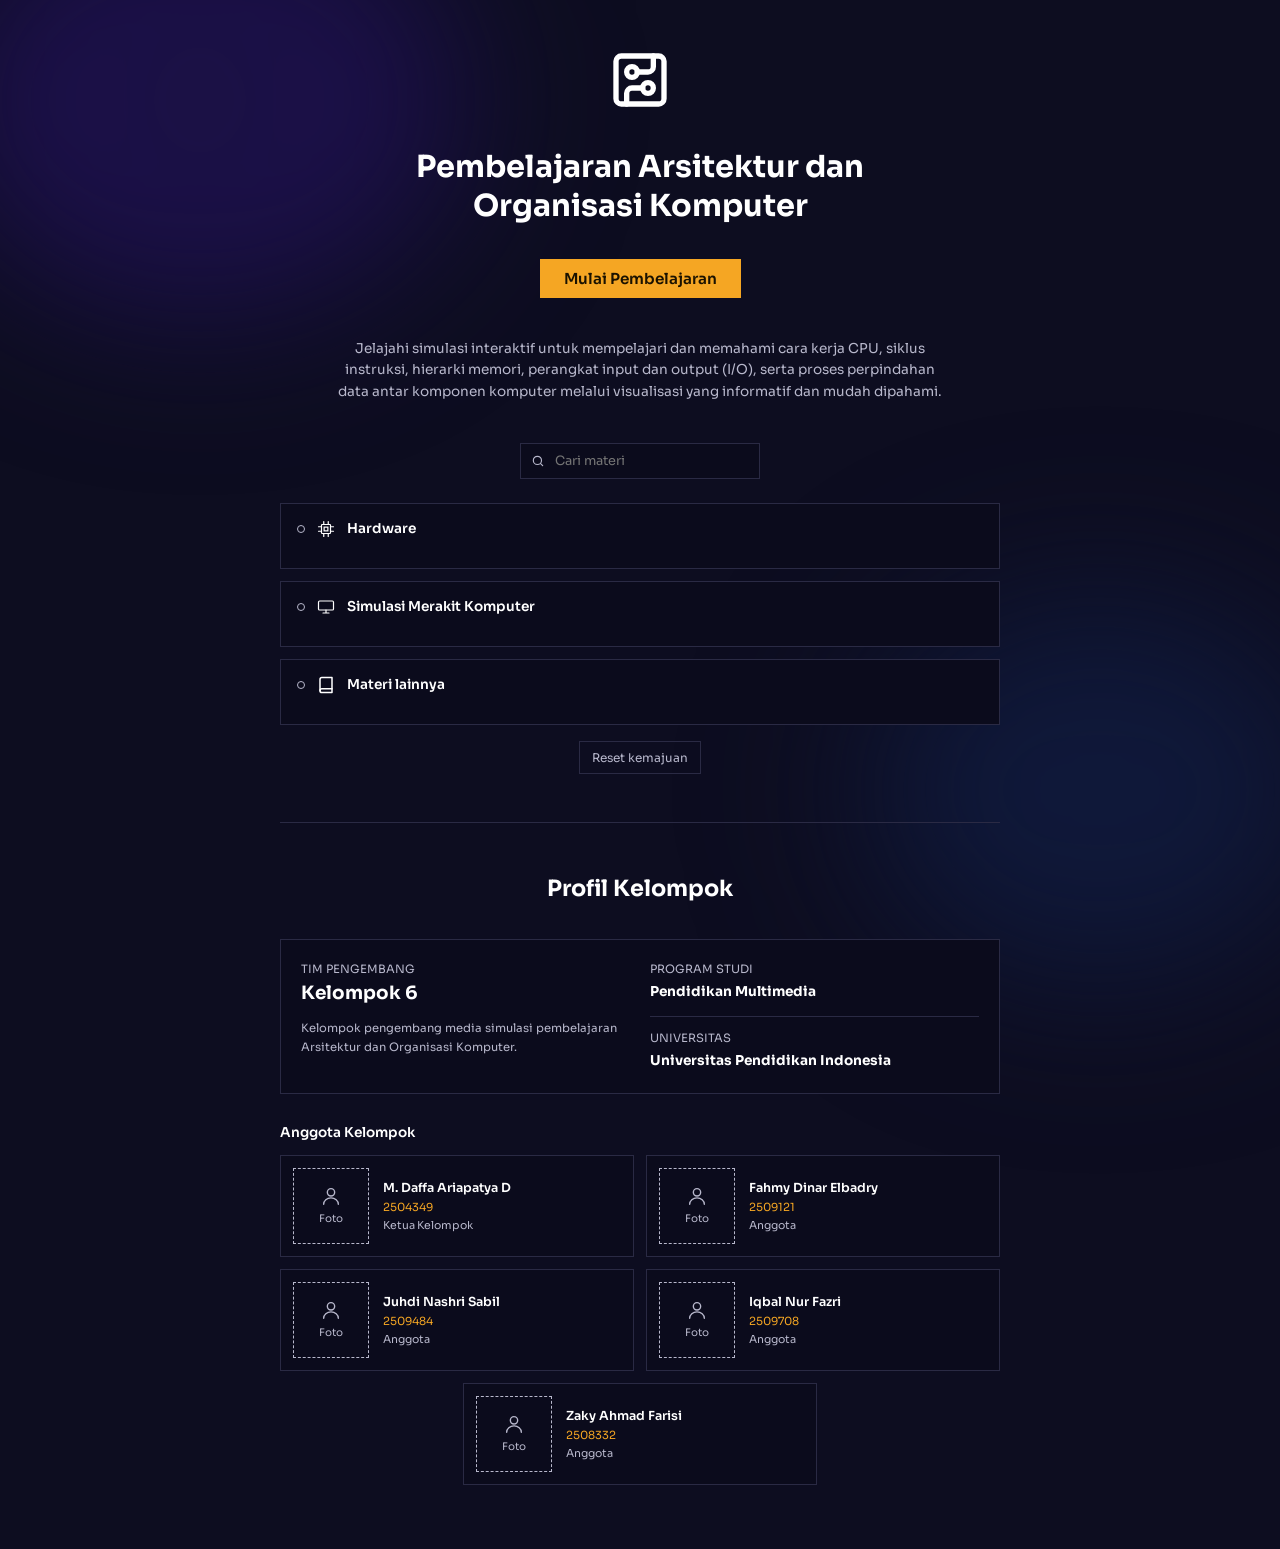
<file: index.html>
<!DOCTYPE html>
<html lang="id">
<head>
<meta charset="UTF-8">
<meta name="viewport" content="width=device-width, initial-scale=1, viewport-fit=cover">
<title></title>
<link rel="preconnect" href="https://fonts.googleapis.com">
<link rel="preconnect" href="https://fonts.gstatic.com" crossorigin>
<link href="https://fonts.googleapis.com/css2?family=Sora:wght@400;600;700&display=swap" rel="stylesheet">
<link rel="stylesheet" href="style.css">
<style>
/* ── Animated gradient background (index only) ── */
body {
  background: #0d0d20;
  overflow-x: hidden;
}
body::before,
body::after {
  content: '';
  position: fixed;
  border-radius: 50%;
  pointer-events: none;
  z-index: 0;
}
/* Orb 1 — ungu dalam, kiri atas */
body::before {
  width: 640px;
  height: 520px;
  background: radial-gradient(ellipse at center, #2d1b6e55 0%, #1e1050 40%, transparent 70%);
  filter: blur(72px);
  top: -160px;
  left: -120px;
  animation: orbDrift1 22s ease-in-out infinite alternate;
}
/* Orb 2 — biru-ungu, kanan bawah */
body::after {
  width: 560px;
  height: 460px;
  background: radial-gradient(ellipse at center, #1a2d6055 0%, #0f1a3e 40%, transparent 70%);
  filter: blur(80px);
  bottom: -120px;
  right: -100px;
  animation: orbDrift2 28s ease-in-out infinite alternate;
}
@keyframes orbDrift1 {
  0%   { transform: translate(0px,   0px);   opacity: .55; }
  30%  { transform: translate(180px, 120px); opacity: .65; }
  65%  { transform: translate(80px,  260px); opacity: .50; }
  100% { transform: translate(240px, 180px); opacity: .60; }
}
@keyframes orbDrift2 {
  0%   { transform: translate(0px,    0px);   opacity: .50; }
  40%  { transform: translate(-160px,-100px); opacity: .60; }
  70%  { transform: translate(-80px, -220px); opacity: .45; }
  100% { transform: translate(-200px,-130px); opacity: .55; }
}
/* Pastikan konten di atas orb */
.wrap { position: relative; z-index: 1; }
</style>
</head>
<body>
<main class="wrap">

  <section class="hero">
    <svg viewBox="0 0 24 24" fill="none" stroke="currentColor" stroke-width="2" stroke-linecap="round" stroke-linejoin="round" aria-hidden="true"><rect width="18" height="18" x="3" y="3" rx="2"/><path d="M11 9h4a2 2 0 0 0 2-2V3"/><circle cx="9" cy="9" r="2"/><path d="M7 21v-4a2 2 0 0 1 2-2h4"/><circle cx="15" cy="15" r="2"/></svg>
    <h1>Pembelajaran Arsitektur dan Organisasi Komputer</h1>
    <button class="btn" id="startBtn" type="button">Mulai Pembelajaran</button>
    <p class="desc">Jelajahi simulasi interaktif untuk mempelajari dan memahami cara kerja CPU, siklus instruksi, hierarki memori, perangkat input dan output (I/O), serta proses perpindahan data antar komponen komputer melalui visualisasi yang informatif dan mudah dipahami.</p>
  </section>

  <section id="materi" aria-label="Materi simulasi">
    <label class="search">
      <svg viewBox="0 0 24 24" fill="none" stroke="currentColor" stroke-width="2" stroke-linecap="round" aria-hidden="true"><circle cx="11" cy="11" r="7"/><path d="m20 20-3.5-3.5"/></svg>
      <input type="search" id="q" placeholder="Cari materi" aria-label="Cari materi">
    </label>

    <div class="acc" id="acc-hw">
      <button type="button" aria-expanded="false">
        <span class="dot"></span>
        <svg class="ico" viewBox="0 0 24 24" fill="none" stroke="currentColor" stroke-width="1.6" aria-hidden="true"><rect x="6" y="6" width="12" height="12" rx="1"/><rect x="9.5" y="9.5" width="5" height="5"/><path d="M9 2v4M15 2v4M9 18v4M15 18v4M2 9h4M2 15h4M18 9h4M18 15h4" stroke-linecap="round"/></svg>
        <span>Hardware</span>
      </button>
      <div class="acc-preview" aria-hidden="true">
        <p class="acc-preview-title">ketik untuk materi lanjut</p>
        <ul class="acc-preview-list" id="prev-hw"></ul>
      </div>
      <ul>
        <li><a href="materi.html?id=cpu"><b>CPU</b>Unit pemroses pusat: ALU, unit kendali, dan register.</a></li>
        <li><a href="materi.html?id=motherboard"><b>Motherboard (MOBO)</b>Papan sirkuit utama penghubung seluruh komponen komputer.</a></li>
        <li><a href="materi.html?id=ram"><b>RAM</b>Memori utama untuk menyimpan data dan program sementara.</a></li>
        <li><a href="materi.html?id=kipas"><b>Kipas (Cooling Fan)</b>Sistem pendingin untuk menjaga kestabilan suhu komponen.</a></li>
        <li><a href="materi.html?id=hdd"><b>HDD</b>Media penyimpanan data magnetik berkapasitas besar dan permanen.</a></li>
        <li><a href="materi.html?id=ssd-m2"><b>SSD M.2</b>Penyimpanan berkecepatan tinggi tanpa bagian bergerak pada motherboard.</a></li>
        <li><a href="materi.html?id=psu"><b>Power Supply Unit (PSU)</b>Unit pengubah arus AC menjadi daya DC untuk komponen.</a></li>
      </ul>
    </div>

    <div class="acc" id="acc-sim">
      <button type="button" aria-expanded="false">
        <span class="dot"></span>
        <svg class="ico" viewBox="0 0 24 24" fill="none" stroke="currentColor" stroke-width="1.6" stroke-linecap="round" stroke-linejoin="round" aria-hidden="true"><rect x="2" y="4" width="20" height="12" rx="1.5"></rect><path d="M8 20h8M12 16v4"></path></svg>
        <span>Simulasi Merakit Komputer</span>
      </button>
      <div class="acc-preview" aria-hidden="true">
        <p class="acc-preview-title">ketik untuk materi lanjut</p>
        <ul class="acc-preview-list" id="prev-sim"></ul>
      </div>
      <ul>
        <li><a href="Simulasi/CPU.html"><b>Pemasangan CPU</b>Simulasi interaktif 3D langkah pemasangan prosesor pada soket motherboard.</a></li>
        <li><a href="Simulasi/RAM.html"><b>Pemasangan RAM</b>Simulasi interaktif 3D langkah pemasangan modul memori pada slot RAM motherboard.</a></li>
        <li><a href="Simulasi/GPU.html"><b>Pemasangan GPU</b>Simulasi interaktif 3D langkah pemasangan kartu grafis pada slot PCIe motherboard.</a></li>
        <li><a href="Simulasi/SSD.html"><b>Pemasangan SSD</b>Simulasi interaktif 3D langkah pemasangan SSD pada slot PCIe motherboard.</a></li>
        <li><a href="Simulasi/CPUCOOLING.html"><b>Pemasangan Kipas CPU</b>Simulasi interaktif 3D langkah pemasangan kipas pendingin prosesor pada motherboard.</a></li>
        <li><a href="Simulasi/MotheboardPSUToCasing.html"><b>Pemasangan Motherboard &amp; PSU ke Casing</b>Simulasi interaktif 3D langkah pemasangan unit sumber daya dan Motherboard ke dalam casing komputer.</a></li>
        <li><a href="Simulasi/CABLE.html"><b>Pemasangan Kabel Daya Utama (Kabel 1)</b>Simulasi interaktif 3D langkah pemasangan kabel daya ATX 24-Pin dan CPU EPS 8-Pin ke motherboard.</a></li>
        <li><a href="Simulasi/CABLE2.html"><b>Pemasangan Kabel Front Panel (Kabel 2)</b>Simulasi interaktif 3D langkah pemasangan konektor tombol Power, Reset, dan LED panel depan.</a></li>
        <li><a href="Simulasi/CABLE3.html"><b>Pemasangan Kabel Daya GPU (Kabel 3)</b>Simulasi interaktif 3D langkah pemasangan kabel daya PCIe 12V-2x6 ke kartu grafis.</a></li>
      </ul>
    </div>

    <div class="acc" id="acc-lain">
      <button type="button" aria-expanded="false">
        <span class="dot"></span>
        <svg class="ico" viewBox="0 0 24 24" fill="none" stroke="currentColor" stroke-width="2" stroke-linecap="round" stroke-linejoin="round" aria-hidden="true"><path d="M4 19.5A2.5 2.5 0 0 1 6.5 17H20"/><path d="M6.5 2H20v20H6.5A2.5 2.5 0 0 1 4 19.5v-15A2.5 2.5 0 0 1 6.5 2z"/></svg>
        <span>Materi lainnya</span>
      </button>
      <div class="acc-preview" aria-hidden="true">
        <p class="acc-preview-title">ketik untuk materi lanjut</p>
        <ul class="acc-preview-list" id="prev-lain"></ul>
      </div>
      <ul>
        <li><a href="materi.html?id=io"><b>Perangkat Input dan Output (I/O)</b>Simulasi interaktif 3D perangkat input dan output komputer.</a></li>
        <li><a href="materi.html?id=memori"><b>Hierarki Memori</b>Simulasi interaktif 3D hierarki memori komputer.</a></li>
        <li><a href="materi.html?id=siklus"><b>Siklus Instruksi</b>Simulasi interaktif 3D siklus instruksi komputer.</a></li>
      </ul>
    </div>
    <button type="button" class="reset" id="resetBtn">Reset kemajuan</button>
    <p class="empty" id="empty">Materi tidak ditemukan. Coba kata kunci lain.</p>
  </section>

  <hr>

  <section aria-label="Profil kelompok">
    <h2>Profil Kelompok</h2>
    <div class="team">
      <div>
        <p class="label">TIM PENGEMBANG</p>
        <h3>Kelompok 6</h3>
        <p>Kelompok pengembang media simulasi pembelajaran Arsitektur dan Organisasi Komputer.</p>
      </div>
      <div class="right">
        <div><p class="label dim">PROGRAM STUDI</p><strong>Pendidikan Multimedia</strong></div>
        <div><p class="label dim">UNIVERSITAS</p><strong>Universitas Pendidikan Indonesia</strong></div>
      </div>
    </div>

    <h4>Anggota Kelompok</h4>
    <div class="members" id="members"></div>
  </section>

</main>

<script src="data.js"></script>
<script src="script.js"></script>
<script>
/* Isi preview list dari item accordion masing-masing */
(function(){
  const map = [
    { acc: document.getElementById('acc-hw'),   prev: document.getElementById('prev-hw') },
    { acc: document.getElementById('acc-sim'),  prev: document.getElementById('prev-sim') },
    { acc: document.getElementById('acc-lain'), prev: document.getElementById('prev-lain') }
  ];
  map.forEach(function(m){
    if(!m.acc || !m.prev) return;
    var items = m.acc.querySelectorAll(':scope > ul > li');
    items.forEach(function(li){
      var b   = li.querySelector('b');
      var a   = li.querySelector('a');
      if(!b) return;
      var newLi = document.createElement('li');
      if(a && a.href && !a.classList.contains('terkunci')){
        var link = document.createElement('a');
        link.href      = a.href;
        link.textContent = b.textContent;
        link.className = 'prev-link';
        newLi.appendChild(link);
      } else {
        newLi.textContent = b.textContent;
        newLi.style.opacity = '.45';
      }
      m.prev.appendChild(newLi);
    });
  });
})();

/* Proximity expand untuk search box */
(function(){
  var searchEl = document.querySelector('.search');
  if(!searchEl) return;

  var NEAR = 110;      /* jarak (px) mulai bereaksi */
  var MIN_W = 240;     /* lebar awal (px) */
  var expanded = false;

  function distToRect(mx, my, r){
    var dx = Math.max(r.left - mx, 0, mx - r.right);
    var dy = Math.max(r.top  - my, 0, my - r.bottom);
    return Math.sqrt(dx*dx + dy*dy);
  }

  document.addEventListener('mousemove', function(e){
    var rect = searchEl.getBoundingClientRect();
    var dist = distToRect(e.clientX, e.clientY, rect);

    if(dist < NEAR && !expanded){
      expanded = true;
      searchEl.style.maxWidth = '100%';
    } else if(dist >= NEAR && expanded){
      expanded = false;
      searchEl.style.maxWidth = MIN_W + 'px';
    }
  });
})();
</script>
</body>
</html>
</file>
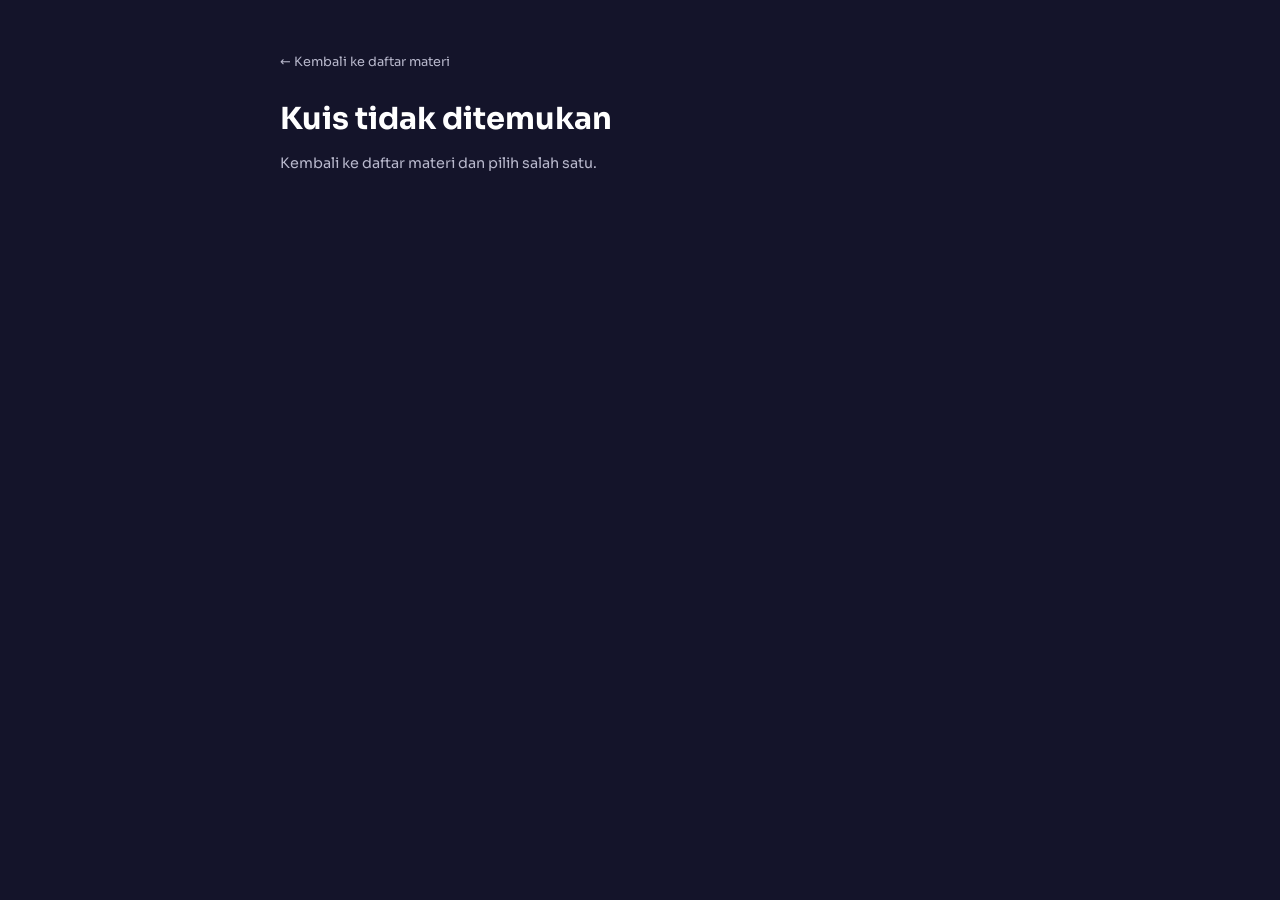
<file: kuis.html>
<!DOCTYPE html>
<html lang="id">
<head>
<meta charset="UTF-8">
<meta name="viewport" content="width=device-width, initial-scale=1, viewport-fit=cover">
<title>Kuis | Media Simulasi AOK</title>
<link rel="preconnect" href="https://fonts.googleapis.com">
<link rel="preconnect" href="https://fonts.gstatic.com" crossorigin>
<link href="https://fonts.googleapis.com/css2?family=Sora:wght@400;600;700&display=swap" rel="stylesheet">
<link rel="stylesheet" href="style.css">
</head>
<body>
<main class="wrap materi">
  <a class="back" id="back" href="index.html#materi">&larr; Kembali ke daftar materi</a>
  <article id="konten" aria-live="polite"></article>
</main>
<script src="data.js"></script>
<script src="kuis.js"></script>
</body>
</html>
</file>
<file: style.css>
:root{
  --bg:#14142a;
  --panel:#0b0b1c;
  --line:#2a2a44;
  --text:#e6e6f0;
  --muted:#b8b8cc;
  --accent:#f5a623;
  --white:#fff;
  box-sizing:border-box;
  padding-top:env(safe-area-inset-top,0px);
  padding-bottom:env(safe-area-inset-bottom,0px);
}
*,*::before,*::after{box-sizing:inherit}
html{scroll-behavior:smooth}
body{margin:0;background:var(--bg);color:var(--text);font-family:'Sora',system-ui,-apple-system,'Segoe UI',Arial,sans-serif;line-height:1.6}
.wrap{max-width:760px;margin:0 auto;padding:48px 20px 64px}
.hero{text-align:center}
.hero svg{width:64px;height:64px;color:var(--white)}
h1{font-size:clamp(1.4rem,4vw,1.9rem);line-height:1.3;margin:28px auto 32px;color:var(--white);max-width:560px}
.btn{font-family:inherit;font-weight:600;font-size:.95rem;background:var(--accent);color:#1a1200;border:0;padding:10px 24px;cursor:pointer;transition:filter .18s, transform .18s}
.btn:hover{filter:brightness(1.08);transform:scale(1.05)}
:focus-visible{outline:2px solid var(--accent);outline-offset:2px}
.desc{font-size:.85rem;color:var(--muted);max-width:620px;margin:40px auto 40px}
.search{display:flex;align-items:center;gap:8px;max-width:240px;margin:0 auto 24px;background:var(--panel);border:1px solid var(--line);padding:6px 10px;transition:max-width .6s cubic-bezier(.4,0,.2,1)}
.search svg{width:14px;height:14px;flex:none;color:var(--muted)}
.search input{flex:1;min-width:0;background:none;border:0;color:var(--text);font:inherit;font-size:.8rem}
.search input:focus{outline:none}
.search:focus-within{border-color:var(--accent)}
.acc{background:var(--panel);border:1px solid var(--line);margin-bottom:12px}
.acc>button{width:100%;display:flex;align-items:center;gap:12px;background:none;border:0;color:var(--white);font:inherit;font-size:.85rem;font-weight:600;padding:14px 16px;cursor:pointer;text-align:left}
.acc .dot{width:8px;height:8px;border:1px solid var(--muted);border-radius:50%;flex:none}
.acc .ico{width:18px;height:18px;flex:none}
.acc .chev{width:14px;height:14px;transition:transform .2s}
.acc.open .chev{transform:rotate(180deg)}
.acc ul{list-style:none;margin:0;padding:0 16px 14px 46px;max-height:0;opacity:0;overflow:hidden;transition:max-height .45s cubic-bezier(.4,0,.2,1), opacity .35s ease}
.acc .acc-preview-list{display:block;padding:0 16px;margin:0}
.acc.open ul:not(.acc-preview-list){max-height:800px;opacity:1}
.acc li{font-size:.82rem;color:var(--muted);padding:8px 0;border-top:1px solid var(--line)}
.acc li b{display:block;color:var(--white);font-weight:600}
.acc li[hidden]{display:none}
.empty{display:none;text-align:center;font-size:.85rem;color:var(--muted);margin:8px 0}
hr{border:0;border-top:1px solid var(--line);margin:48px 0}
h2{text-align:center;font-size:1.4rem;color:var(--white);margin:0 0 32px}
.team{display:grid;grid-template-columns:1fr 1fr;gap:20px;background:var(--panel);border:1px solid var(--line);padding:20px}
.label{font-size:.68rem;color:var(--accent);margin:0 0 6px}
.label.dim{color:var(--muted)}
.team h3{margin:0 0 12px;font-size:1.15rem;color:var(--white)}
.team p{margin:0;font-size:.72rem;color:var(--muted)}
.team .right div+div{border-top:1px solid var(--line);margin-top:12px;padding-top:12px}
.team .right strong{font-size:.85rem;color:var(--white)}
h4{margin:28px 0 12px;font-size:.85rem;font-weight:600;color:var(--white)}
.members{display:flex;flex-wrap:wrap;justify-content:center;gap:12px}
.card{flex:0 0 calc(50% - 6px);display:flex;gap:14px;align-items:center;background:var(--panel);border:1px solid var(--line);padding:12px}
.photo{flex:none;width:76px;height:76px;border:1px dashed var(--muted);display:flex;flex-direction:column;align-items:center;justify-content:center;gap:4px;font-size:.65rem;color:var(--muted);overflow:hidden}
.photo svg{width:22px;height:22px}
.photo img{width:100%;height:100%;object-fit:cover}
.card .name{font-size:.78rem;font-weight:600;color:var(--white);margin:0}
.card .nim{font-size:.7rem;color:var(--accent);margin:0}
.card .role{font-size:.68rem;color:var(--muted);margin:0}
@media (max-width:560px){
  .team{grid-template-columns:1fr}
  .card{flex-basis:100%}
}
@media (prefers-reduced-motion:reduce){html{scroll-behavior:auto}.acc .chev{transition:none}}

/* Daftar materi sebagai tautan */
.acc li{padding:0}
.acc li a{display:block;padding:10px 8px;color:inherit;text-decoration:none}
.acc li a:hover b{color:var(--accent)}
.acc li a:hover{background:rgba(255,255,255,.03)}
.acc ul.sub-list{list-style:none;margin:2px 0 8px 12px;padding:0 0 0 14px;border-left:1px dashed var(--line);display:block}
.acc ul.sub-list li{border-top:1px solid rgba(255,255,255,.05);padding:0}
.acc ul.sub-list li:first-child{border-top:0}
.acc ul.sub-list li a{padding:6px 8px;font-size:.78rem}

/* Halaman materi */
.back{display:inline-block;color:var(--muted);font-size:.8rem;text-decoration:none;margin-bottom:28px}
.back:hover{color:var(--accent)}
.kategori{font-size:.75rem;color:var(--accent);margin:0 0 8px}
.materi h1{text-align:left;margin:0 0 12px;max-width:none}
.ringkas{color:var(--muted);font-size:.9rem;margin:0 0 28px}

/* Penampil 3D Model & Gambar Diagram */
.model-box, .img-box{margin:18px 0 28px;background:var(--panel);border:1px solid var(--line);border-radius:6px;overflow:hidden}
.model-box model-viewer{width:100%;height:320px;display:block;background:transparent;outline:none}
.img-box img{width:100%;max-height:440px;object-fit:contain;display:block;background:#050510;margin:0 auto;cursor:zoom-in;transition:opacity .2s}
.img-box img:hover{opacity:.95}
.model-hint{font-size:.72rem;color:var(--muted);text-align:center;margin:0;padding:8px 12px;border-top:1px solid var(--line);background:rgba(255,255,255,.02);letter-spacing:.02em}

.materi h2{text-align:left;font-size:1.05rem;margin:28px 0 10px}
.materi p.isi{font-size:.9rem;margin:0 0 14px;max-width:68ch}
.poin{margin:0;padding:16px 16px 16px 36px;background:var(--panel);border:1px solid var(--line);font-size:.85rem;color:var(--muted)}
.poin li{margin:4px 0}
.poin b{color:var(--white)}
.pager{display:flex;justify-content:space-between;gap:12px;margin-top:40px;padding-top:20px;border-top:1px solid var(--line)}
.pager a{flex:1;max-width:48%;background:var(--panel);border:1px solid var(--line);padding:10px 14px;text-decoration:none;color:var(--white);font-size:.82rem;transition:border-color .18s, transform .18s}
.pager a small{display:block;color:var(--muted);font-size:.68rem}
.pager a:hover{border-color:var(--accent);transform:scale(1.03)}
.pager a.next{text-align:right;margin-left:auto}

/* Kunci materi dan kuis */
.acc li a .tag{display:block;font-size:.7rem;color:var(--muted);margin-top:2px}
.acc li a .tag.done{color:#5fd38d}
.acc li a.terkunci{opacity:.55;cursor:not-allowed}
.acc li a.terkunci:hover{background:none}
.acc li a.terkunci:hover b{color:var(--white)}
.reset{display:block;margin:16px auto 0;background:none;border:1px solid var(--line);color:var(--muted);font:inherit;font-size:.75rem;padding:6px 12px;cursor:pointer}
.reset:hover{border-color:var(--accent);color:var(--white)}
.kuis{margin-top:36px;padding-top:8px;border-top:1px solid var(--line)}
.soal{border:1px solid var(--line);background:var(--panel);margin:0 0 14px;padding:14px 16px}
.soal legend{font-size:.9rem;color:var(--white);padding:0 6px;font-weight:600}
.opsi{display:block;font-size:.85rem;color:var(--text);padding:5px 0;cursor:pointer}
.opsi input{accent-color:var(--accent)}
.umpan{font-size:.8rem;margin:8px 0 0}
.umpan:empty{display:none}
.benar{color:#5fd38d}
.salah{color:#ff8a8a}
.hasil{font-size:.9rem;font-weight:600;margin:14px 0}
.pager span.next{flex:1;max-width:48%;margin-left:auto;text-align:right;border:1px solid var(--line);padding:10px 14px;font-size:.82rem;color:var(--muted)}
.pager span.next small{display:block;font-size:.68rem}

/* Halaman kuis terpisah */
a.btn{display:inline-block;text-decoration:none}
.btn.alt{background:none;color:var(--white);border:1px solid var(--line)}
.btn.alt:hover{border-color:var(--accent)}
.aksi{display:flex;flex-wrap:wrap;gap:10px;margin-top:6px}

/* ── Hover preview "Isian materi" ── */
.acc{position:relative}
.acc-preview{
  overflow:hidden;
  max-height:0;
  opacity:0;
  background:var(--bg);
  transition:max-height .55s cubic-bezier(.4,0,.2,1), opacity .45s ease;
  pointer-events:none;
}
.acc-preview.visible{
  max-height:260px;
  opacity:1;
  pointer-events:auto;
}
.acc-preview-title{
  font-size:.72rem;
  font-weight:600;
  letter-spacing:.01em;
  text-transform:none;
  color:rgba(230,230,240,.55);
  margin:10px 16px 6px;
}
.acc-preview-list{
  list-style:none;
  margin:0 0 10px;
  padding:0 16px 0 16px;
}
.acc-preview-list li{
  font-size:.8rem;
  color:var(--muted);
  padding:4px 0;
  border-top:1px solid rgba(255,255,255,.05);
  display:flex;
  align-items:center;
  gap:8px;
}
.acc-preview-list li:first-child{border-top:0}
.acc-preview-list li::before{
  content:'';
  display:inline-block;
  width:5px;height:5px;
  border-radius:50%;
  background:var(--accent);
  flex:none;
}

/* ── Preview list links ── */
.acc-preview-list li a.prev-link{
  color:var(--muted);
  text-decoration:none;
  transition:color .18s;
}
.acc-preview-list li a.prev-link:hover{
  color:var(--accent);
}
.acc-preview-list li:has(a.prev-link){
  cursor:pointer;
}
</file>
